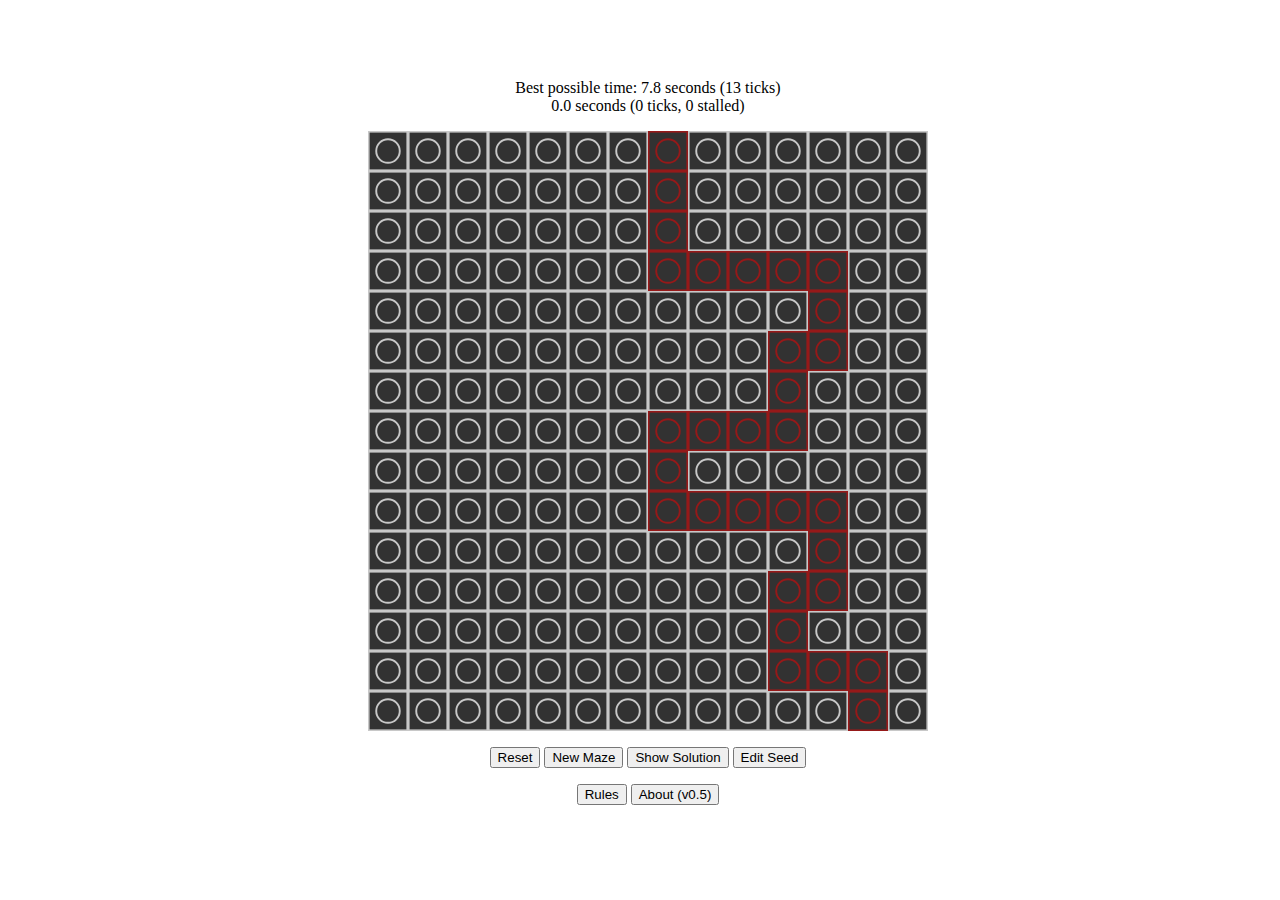
<file: index.html>
<!DOCTYPE html>
<html>
<head>
	<title>Sotetseg Maze Trainer by qhp</title>
	<link rel="stylesheet" type="text/css" href="style.css">
	<meta charset="utf-8"/>
</head>
<body>
<div class="center-wrapper-parent">
	<div class="canvas-wrapper">
		<div id="par" align="center">Best possible time: 0.0 seconds (0 ticks)</div>
		<div id="timer" align="center">Your time: 0.0 seconds (0 ticks, 0 stalled)</div>
		<p align="center"></p>
		<canvas id="sotetseg-maze" tabindex="1"></canvas>
		<p align="center">
			<button onclick="reset()">Reset</button>
			<button onclick="newSession()">New Maze</button>
			<button onclick="drawSolution()">Show Solution</button>
			<button onclick="editSeed()">Edit Seed</button>
		</p>
		<p align="center">
			<button onclick="showRules()">Rules</button>
			<button onclick="showAbout()">About (v0.5)</button>
		</p>
	</div>
</div>
<script type="text/javascript" src="sotetseg.js"></script>
</body>
</html>
</file>
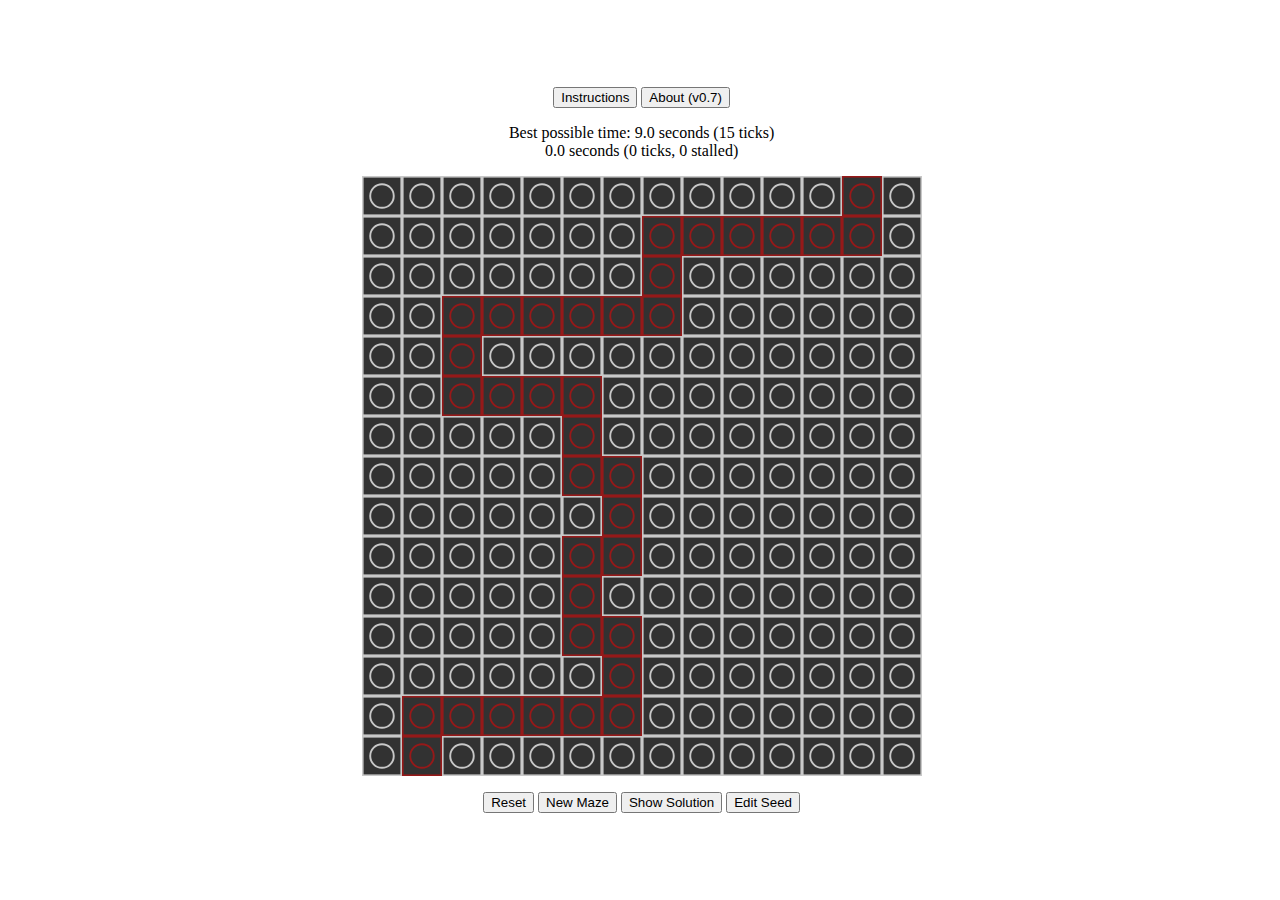
<file: osrs/sotetseg/index.html>
<!DOCTYPE html>
<html>
<head>
	<title>Sotetseg Maze Trainer</title>
	<link rel="stylesheet" type="text/css" href="style.css">
	<meta charset="utf-8"/>
</head>
<body onresize="resize()">
<div class="center-wrapper-parent">
	<div class="canvas-wrapper">
		<p align="center">
			<button onclick="showInstructions()">Instructions</button>
			<button onclick="showAbout()">About (v0.7)</button>
		</p>
		<div id="par" align="center">Best possible time: 0.0 seconds (0 ticks)</div>
		<div id="timer" align="center">Your time: 0.0 seconds (0 ticks, 0 stalled)</div>
		<p align="center"></p>
		<canvas id="sotetseg-maze" tabindex="1"></canvas>
		<p align="center">
			<button onclick="reset()">Reset</button>
			<button onclick="newSession()">New Maze</button>
			<button onclick="showSolution()">Show Solution</button>
			<button onclick="editSeed()">Edit Seed</button>
		</p>
	</div>
</div>
<script type="text/javascript" src="sotetseg.js"></script>
</body>
</html>
</file>
<file: style.css>
#sotetseg-maze {
  display: block;
  margin: 0 auto;
}

.canvas-wrapper {
  position: absolute;
  top: 50%;
  transform: translateY(-50%);
  width: 100%;
}

.canvas-wrapper-parent {
  transform-style: preserve-3d;
}
</file>
<file: osrs/sotetseg/style.css>
#sotetseg-maze {
  display: block;
  margin: 0 auto;
}

.canvas-wrapper {
  position: absolute;
  top: 50%;
  transform: translateY(-50%);
  width: 99%; // temporary fix to remove horiz scrollbar... will have to fix properly eventually
}

.canvas-wrapper-parent {
  transform-style: preserve-3d;
}
</file>
